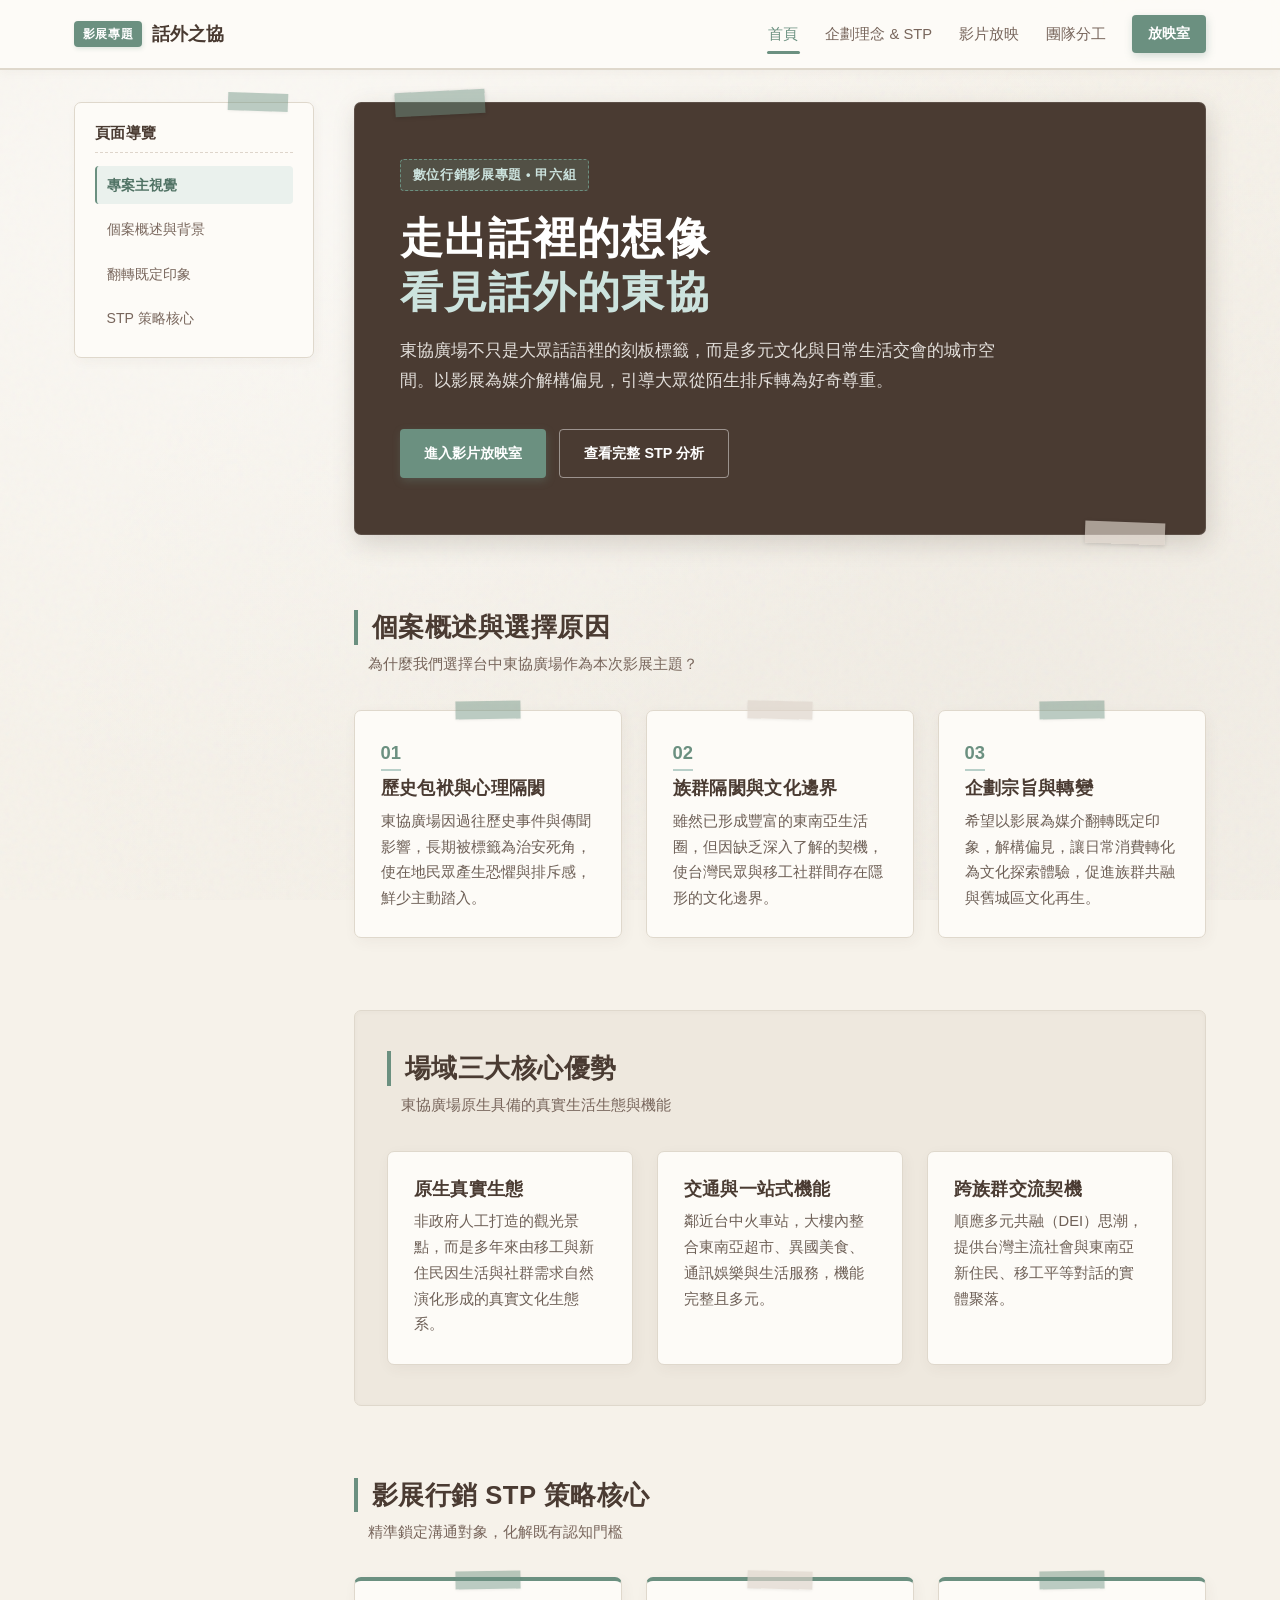
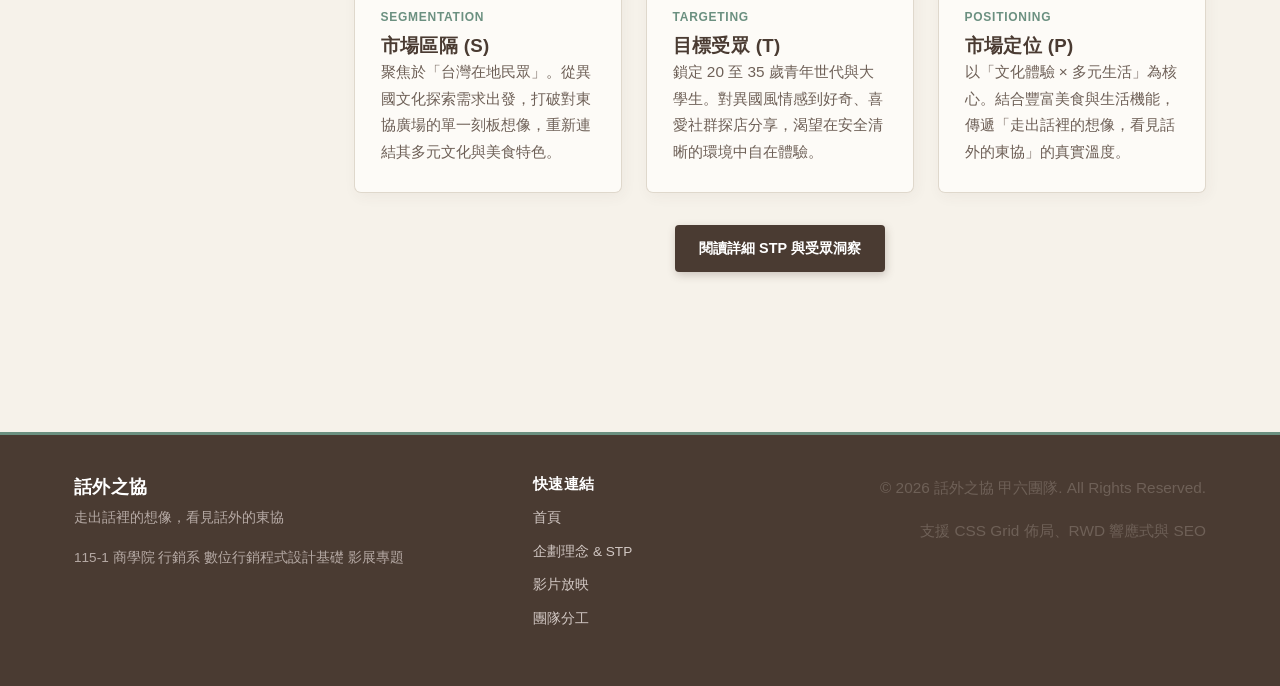
<file: asean-square-film/index.html>
<!DOCTYPE html>
<html lang="zh-TW">
<head>
    <meta charset="UTF-8">
    <meta name="viewport" content="width=device-width, initial-scale=1.0">
    <title>話外之協 | 影展專題官方網站</title>
    <meta name="description" content="影展專題《話外之協》官方網站。走出話裡的想像，看見話外的東協。打破大眾對台中東協廣場的刻板印象。">
    <meta name="keywords" content="話外之協, 東協廣場, 第一廣場, 影展專題, 數位行銷, 刻板印象, 文化共融, STP分析">
    <meta name="author" content="行銷二甲 甲六團隊">
    <link rel="stylesheet" href="css/style.css">
    <link rel="stylesheet" href="css/grid.css">
    <link rel="stylesheet" href="css/components.css">
</head>
<body>

    <!-- 頂端導覽列 -->
    <header class="navbar-wrapper">
        <nav class="navbar container">
            <a href="index.html" class="logo">
                <span class="logo-badge">影展專題</span>
                <span class="logo-text">話外之協</span>
            </a>
            <button class="nav-toggle" id="navToggle" aria-label="切換選單">
                <span></span>
                <span></span>
                <span></span>
            </button>
            <ul class="nav-menu" id="navMenu">
                <li><a href="index.html" class="nav-link active">首頁</a></li>
                <li><a href="about.html" class="nav-link">企劃理念 & STP</a></li>
                <li><a href="gallery.html" class="nav-link">影片放映</a></li>
                <li><a href="team.html" class="nav-link">團隊分工</a></li>
                <li><a href="gallery.html" class="btn btn-primary nav-btn">放映室</a></li>
            </ul>
        </nav>
    </header>

    <!-- 主版面架構 (側邊欄 + 內容區) -->
    <div class="container main-layout">
        
        <!-- 側邊欄 (純章節索引) -->
        <aside class="sidebar">
            <div class="sidebar-card">
                <h3 class="sidebar-title">頁面導覽</h3>
                <ul class="sidebar-nav">
                    <li><a href="#hero" class="active">專案主視覺</a></li>
                    <li><a href="#concept">個案概述與背景</a></li>
                    <li><a href="#highlights">翻轉既定印象</a></li>
                    <li><a href="#quick-stp">STP 策略核心</a></li>
                </ul>
            </div>
        </aside>

        <!-- 主要內容區 -->
        <main class="content-area">
            
            <!-- Hero 主視覺 (拼貼手作海報風) -->
            <section id="hero" class="hero-section">
                <span class="hero-tag">數位行銷影展專題 • 甲六組</span>
                <h1 class="hero-title">走出話裡的想像<br><span>看見話外的東協</span></h1>
                <p class="hero-subtitle">
                    東協廣場不只是大眾話語裡的刻板標籤，而是多元文化與日常生活交會的城市空間。以影展為媒介解構偏見，引導大眾從陌生排斥轉為好奇尊重。
                </p>
                <div class="hero-actions">
                    <a href="gallery.html" class="btn btn-primary">進入影片放映室</a>
                    <a href="about.html" class="btn btn-secondary">查看完整 STP 分析</a>
                </div>
            </section>

            <!-- 個案概述與背景 -->
            <section id="concept" class="section">
                <div class="section-header">
                    <h2>個案概述與選擇原因</h2>
                    <p>為什麼我們選擇台中東協廣場作為本次影展主題？</p>
                </div>

                <div class="grid-3">
                    <div class="card card-tape">
                        <div class="card-num">01</div>
                        <h3>歷史包袱與心理隔閡</h3>
                        <p>東協廣場因過往歷史事件與傳聞影響，長期被標籤為治安死角，使在地民眾產生恐懼與排斥感，鮮少主動踏入。</p>
                    </div>
                    <div class="card card-tape">
                        <div class="card-num">02</div>
                        <h3>族群隔閡與文化邊界</h3>
                        <p>雖然已形成豐富的東南亞生活圈，但因缺乏深入了解的契機，使台灣民眾與移工社群間存在隱形的文化邊界。</p>
                    </div>
                    <div class="card card-tape">
                        <div class="card-num">03</div>
                        <h3>企劃宗旨與轉變</h3>
                        <p>希望以影展為媒介翻轉既定印象，解構偏見，讓日常消費轉化為文化探索體驗，促進族群共融與舊城區文化再生。</p>
                    </div>
                </div>
            </section>

            <!-- 核心翻轉觀點 -->
            <section id="highlights" class="section bg-subtle">
                <div class="section-header">
                    <h2>場域三大核心優勢</h2>
                    <p>東協廣場原生具備的真實生活生態與機能</p>
                </div>

                <div class="grid-3">
                    <div class="card">
                        <h3>原生真實生態</h3>
                        <p>非政府人工打造的觀光景點，而是多年來由移工與新住民因生活與社群需求自然演化形成的真實文化生態系。</p>
                    </div>
                    <div class="card">
                        <h3>交通與一站式機能</h3>
                        <p>鄰近台中火車站，大樓內整合東南亞超市、異國美食、通訊娛樂與生活服務，機能完整且多元。</p>
                    </div>
                    <div class="card">
                        <h3>跨族群交流契機</h3>
                        <p>順應多元共融（DEI）思潮，提供台灣主流社會與東南亞新住民、移工平等對話的實體聚落。</p>
                    </div>
                </div>
            </section>

            <!-- STP 策略核心摘要 -->
            <section id="quick-stp" class="section">
                <div class="section-header">
                    <h2>影展行銷 STP 策略核心</h2>
                    <p>精準鎖定溝通對象，化解既有認知門檻</p>
                </div>

                <div class="grid-3">
                    <div class="stp-box card-tape">
                        <div class="stp-label">SEGMENTATION</div>
                        <h3>市場區隔 (S)</h3>
                        <p>聚焦於「台灣在地民眾」。從異國文化探索需求出發，打破對東協廣場的單一刻板想像，重新連結其多元文化與美食特色。</p>
                    </div>
                    <div class="stp-box card-tape">
                        <div class="stp-label">TARGETING</div>
                        <h3>目標受眾 (T)</h3>
                        <p>鎖定 20 至 35 歲青年世代與大學生。對異國風情感到好奇、喜愛社群探店分享，渴望在安全清晰的環境中自在體驗。</p>
                    </div>
                    <div class="stp-box card-tape">
                        <div class="stp-label">POSITIONING</div>
                        <h3>市場定位 (P)</h3>
                        <p>以「文化體驗 × 多元生活」為核心。結合豐富美食與生活機能，傳遞「走出話裡的想像，看見話外的東協」的真實溫度。</p>
                    </div>
                </div>

                <div style="text-align: center; margin-top: 2rem;">
                    <a href="about.html" class="btn btn-coffee">閱讀詳細 STP 與受眾洞察</a>
                </div>
            </section>

        </main>
    </div>

    <!-- 頁尾 -->
    <footer class="footer">
        <div class="container footer-content">
            <div class="footer-brand">
                <h3>話外之協</h3>
                <p>走出話裡的想像，看見話外的東協</p>
                <p>115-1 商學院 行銷系 數位行銷程式設計基礎 影展專題</p>
            </div>
            <div class="footer-links">
                <h4>快速連結</h4>
                <ul>
                    <li><a href="index.html">首頁</a></li>
                    <li><a href="about.html">企劃理念 & STP</a></li>
                    <li><a href="gallery.html">影片放映</a></li>
                    <li><a href="team.html">團隊分工</a></li>
                </ul>
            </div>
            <div class="footer-copy">
                <p>© 2026 話外之協 甲六團隊. All Rights Reserved.</p>
                <p>支援 CSS Grid 佈局、RWD 響應式與 SEO</p>
            </div>
        </div>
    </footer>

    <script>
        const navToggle = document.getElementById('navToggle');
        const navMenu = document.getElementById('navMenu');
        navToggle.addEventListener('click', () => {
            navMenu.classList.toggle('active');
        });
    </script>
</body>
</html>
</file>
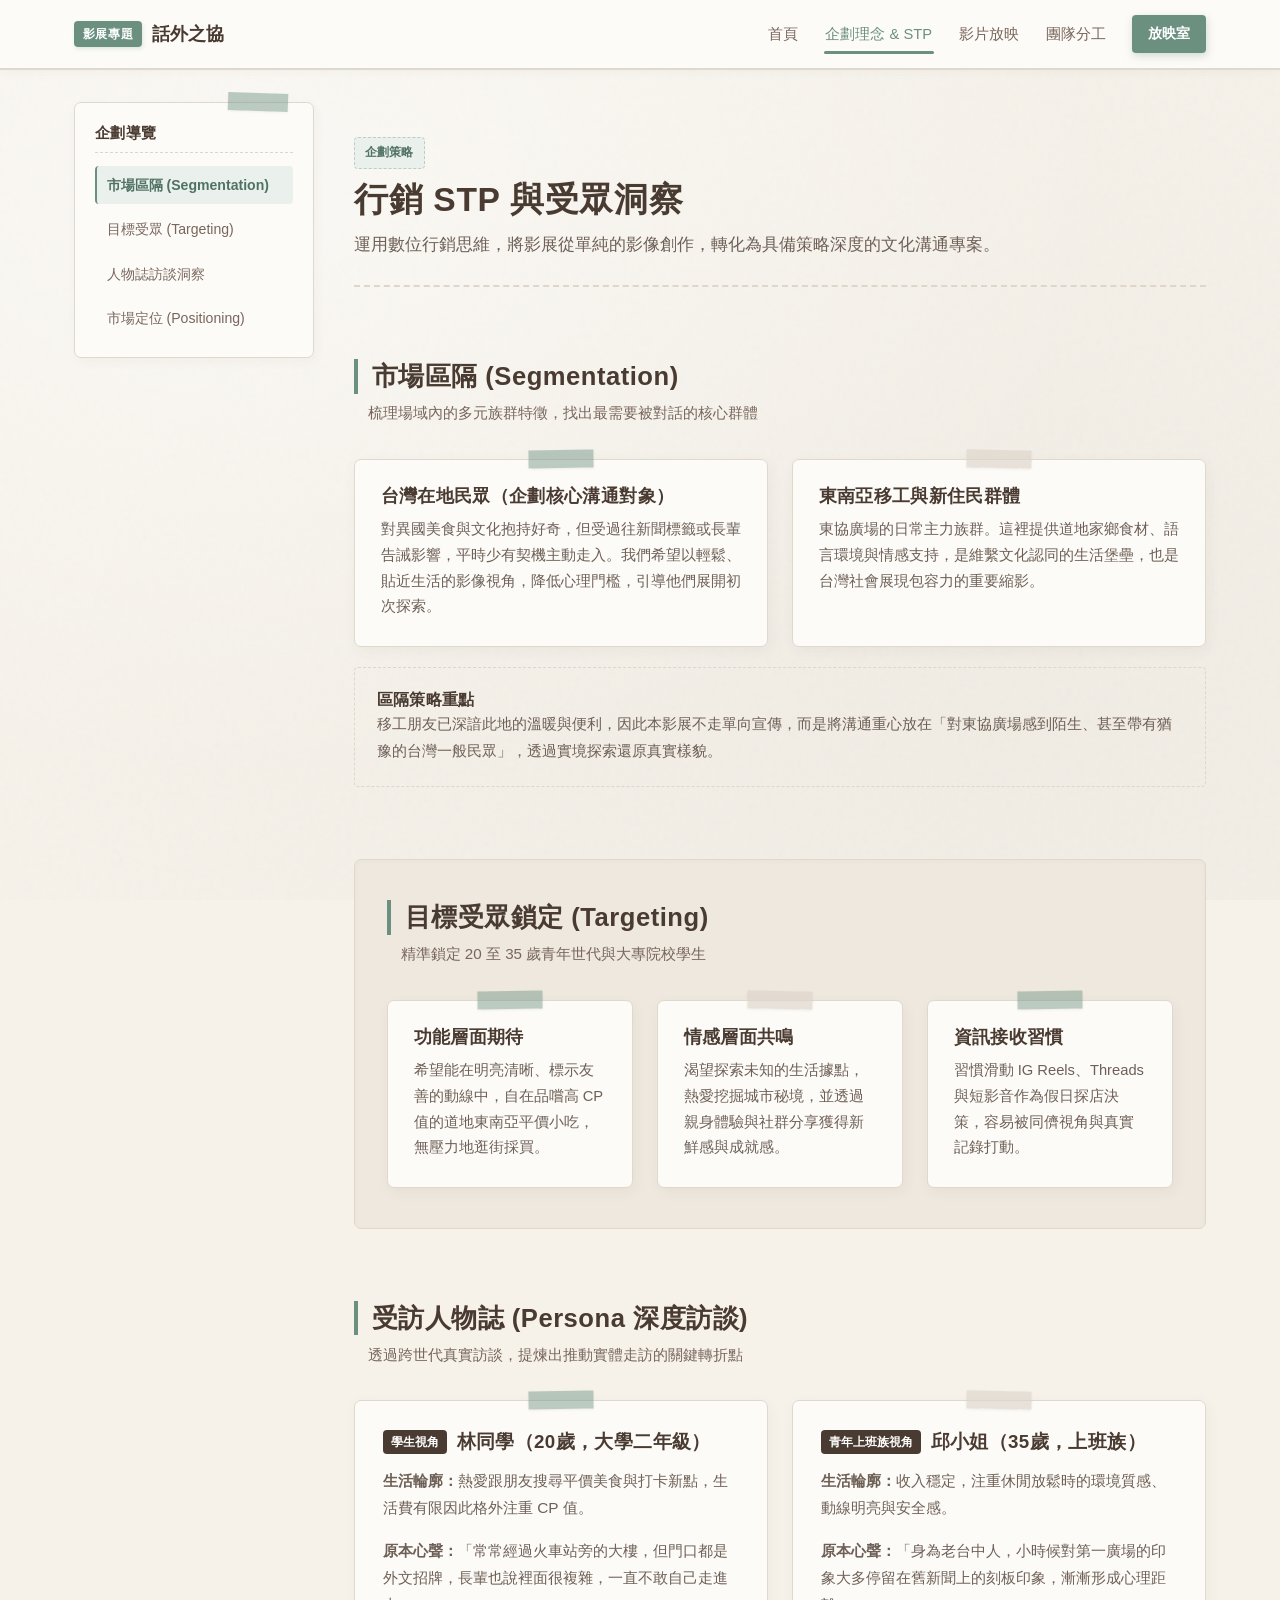
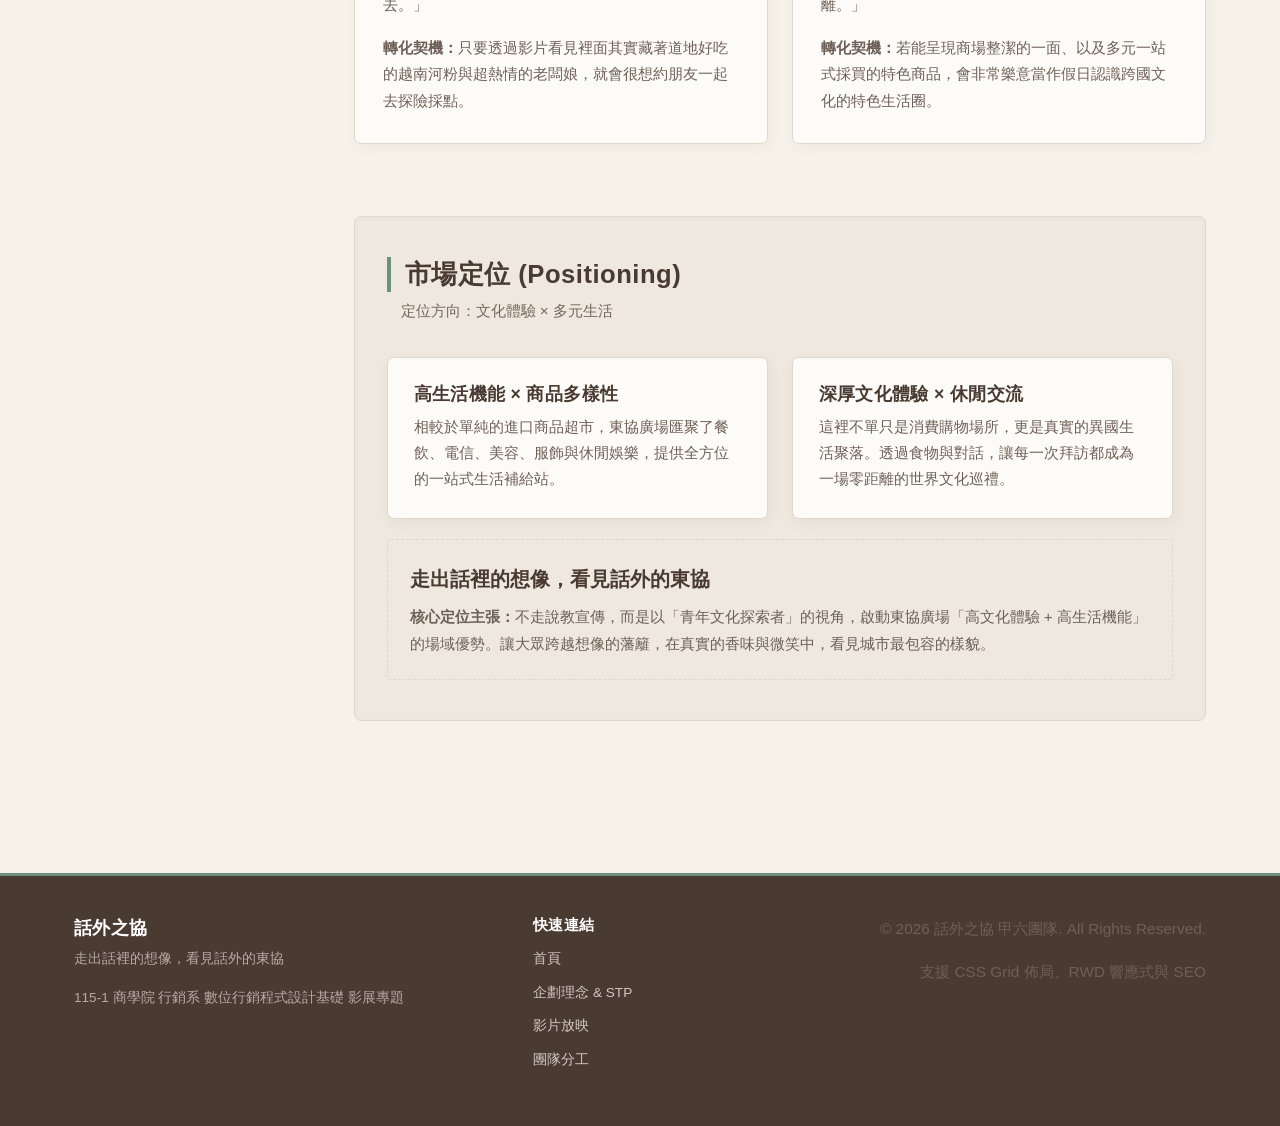
<file: asean-square-film/about.html>
<!DOCTYPE html>
<html lang="zh-TW">
<head>
    <meta charset="UTF-8">
    <meta name="viewport" content="width=device-width, initial-scale=1.0">
    <title>企劃理念 & STP 分析 | 話外之協</title>
    <meta name="description" content="《話外之協》影展企劃策略：市場區隔、目標受眾與定位分析。">
    <meta name="keywords" content="話外之協, STP分析, 市場區隔, 目標受眾, 市場定位, 東協廣場, 影展企劃">
    <link rel="stylesheet" href="css/style.css">
    <link rel="stylesheet" href="css/grid.css">
    <link rel="stylesheet" href="css/components.css">
</head>
<body>

    <!-- 頂端導覽列 -->
    <header class="navbar-wrapper">
        <nav class="navbar container">
            <a href="index.html" class="logo">
                <span class="logo-badge">影展專題</span>
                <span class="logo-text">話外之協</span>
            </a>
            <button class="nav-toggle" id="navToggle" aria-label="切換選單">
                <span></span>
                <span></span>
                <span></span>
            </button>
            <ul class="nav-menu" id="navMenu">
                <li><a href="index.html" class="nav-link">首頁</a></li>
                <li><a href="about.html" class="nav-link active">企劃理念 & STP</a></li>
                <li><a href="gallery.html" class="nav-link">影片放映</a></li>
                <li><a href="team.html" class="nav-link">團隊分工</a></li>
                <li><a href="gallery.html" class="btn btn-primary nav-btn">放映室</a></li>
            </ul>
        </nav>
    </header>

    <!-- 主版面架構 -->
    <div class="container main-layout">
        
        <!-- 側邊欄 (純章節導覽) -->
        <aside class="sidebar">
            <div class="sidebar-card">
                <h3 class="sidebar-title">企劃導覽</h3>
                <ul class="sidebar-nav">
                    <li><a href="#segmentation" class="active">市場區隔 (Segmentation)</a></li>
                    <li><a href="#targeting">目標受眾 (Targeting)</a></li>
                    <li><a href="#persona">人物誌訪談洞察</a></li>
                    <li><a href="#positioning">市場定位 (Positioning)</a></li>
                </ul>
            </div>
        </aside>

        <!-- 主要內容區 -->
        <main class="content-area">
            
            <section class="page-title-section">
                <span class="badge">企劃策略</span>
                <h1>行銷 STP 與受眾洞察</h1>
                <p class="lead">運用數位行銷思維，將影展從單純的影像創作，轉化為具備策略深度的文化溝通專案。</p>
            </section>

            <!-- 市場區隔 -->
            <section id="segmentation" class="section">
                <div class="section-header">
                    <h2>市場區隔 (Segmentation)</h2>
                    <p>梳理場域內的多元族群特徵，找出最需要被對話的核心群體</p>
                </div>

                <div class="grid-2">
                    <div class="card card-tape">
                        <h3>台灣在地民眾（企劃核心溝通對象）</h3>
                        <p>對異國美食與文化抱持好奇，但受過往新聞標籤或長輩告誡影響，平時少有契機主動走入。我們希望以輕鬆、貼近生活的影像視角，降低心理門檻，引導他們展開初次探索。</p>
                    </div>

                    <div class="card card-tape">
                        <h3>東南亞移工與新住民群體</h3>
                        <p>東協廣場的日常主力族群。這裡提供道地家鄉食材、語言環境與情感支持，是維繫文化認同的生活堡壘，也是台灣社會展現包容力的重要縮影。</p>
                    </div>
                </div>

                <div class="target-profile">
                    <h4>區隔策略重點</h4>
                    <p>移工朋友已深諳此地的溫暖與便利，因此本影展不走單向宣傳，而是將溝通重心放在「對東協廣場感到陌生、甚至帶有猶豫的台灣一般民眾」，透過實境探索還原真實樣貌。</p>
                </div>
            </section>

            <!-- 目標客群分析 -->
            <section id="targeting" class="section bg-subtle">
                <div class="section-header">
                    <h2>目標受眾鎖定 (Targeting)</h2>
                    <p>精準鎖定 20 至 35 歲青年世代與大專院校學生</p>
                </div>

                <div class="grid-3">
                    <div class="card card-tape">
                        <h3>功能層面期待</h3>
                        <p>希望能在明亮清晰、標示友善的動線中，自在品嚐高 CP 值的道地東南亞平價小吃，無壓力地逛街採買。</p>
                    </div>
                    <div class="card card-tape">
                        <h3>情感層面共鳴</h3>
                        <p>渴望探索未知的生活據點，熱愛挖掘城市秘境，並透過親身體驗與社群分享獲得新鮮感與成就感。</p>
                    </div>
                    <div class="card card-tape">
                        <h3>資訊接收習慣</h3>
                        <p>習慣滑動 IG Reels、Threads 與短影音作為假日探店決策，容易被同儕視角與真實記錄打動。</p>
                    </div>
                </div>
            </section>

            <!-- Persona 人物誌 -->
            <section id="persona" class="section">
                <div class="section-header">
                    <h2>受訪人物誌 (Persona 深度訪談)</h2>
                    <p>透過跨世代真實訪談，提煉出推動實體走訪的關鍵轉折點</p>
                </div>

                <div class="grid-2">
                    <div class="stp-card-expanded card-tape">
                        <div class="stp-header">
                            <span class="stp-tag">學生視角</span>
                            <h3>林同學（20歲，大學二年級）</h3>
                        </div>
                        <p><strong>生活輪廓：</strong>熱愛跟朋友搜尋平價美食與打卡新點，生活費有限因此格外注重 CP 值。</p>
                        <p><strong>原本心聲：</strong>「常常經過火車站旁的大樓，但門口都是外文招牌，長輩也說裡面很複雜，一直不敢自己走進去。」</p>
                        <p><strong>轉化契機：</strong>只要透過影片看見裡面其實藏著道地好吃的越南河粉與超熱情的老闆娘，就會很想約朋友一起去探險採點。</p>
                    </div>

                    <div class="stp-card-expanded card-tape">
                        <div class="stp-header">
                            <span class="stp-tag">青年上班族視角</span>
                            <h3>邱小姐（35歲，上班族）</h3>
                        </div>
                        <p><strong>生活輪廓：</strong>收入穩定，注重休閒放鬆時的環境質感、動線明亮與安全感。</p>
                        <p><strong>原本心聲：</strong>「身為老台中人，小時候對第一廣場的印象大多停留在舊新聞上的刻板印象，漸漸形成心理距離。」</p>
                        <p><strong>轉化契機：</strong>若能呈現商場整潔的一面、以及多元一站式採買的特色商品，會非常樂意當作假日認識跨國文化的特色生活圈。</p>
                    </div>
                </div>
            </section>

            <!-- 市場定位 -->
            <section id="positioning" class="section bg-subtle">
                <div class="section-header">
                    <h2>市場定位 (Positioning)</h2>
                    <p>定位方向：文化體驗 × 多元生活</p>
                </div>

                <div class="grid-2">
                    <div class="card">
                        <h3>高生活機能 × 商品多樣性</h3>
                        <p>相較於單純的進口商品超市，東協廣場匯聚了餐飲、電信、美容、服飾與休閒娛樂，提供全方位的一站式生活補給站。</p>
                    </div>

                    <div class="card">
                        <h3>深厚文化體驗 × 休閒交流</h3>
                        <p>這裡不單只是消費購物場所，更是真實的異國生活聚落。透過食物與對話，讓每一次拜訪都成為一場零距離的世界文化巡禮。</p>
                    </div>
                </div>

                <div class="position-box">
                    <div class="position-slogan">走出話裡的想像，看見話外的東協</div>
                    <p><strong>核心定位主張：</strong>不走說教宣傳，而是以「青年文化探索者」的視角，啟動東協廣場「高文化體驗 + 高生活機能」的場域優勢。讓大眾跨越想像的藩籬，在真實的香味與微笑中，看見城市最包容的樣貌。</p>
                </div>
            </section>

        </main>
    </div>

    <!-- 頁尾 -->
    <footer class="footer">
        <div class="container footer-content">
            <div class="footer-brand">
                <h3>話外之協</h3>
                <p>走出話裡的想像，看見話外的東協</p>
                <p>115-1 商學院 行銷系 數位行銷程式設計基礎 影展專題</p>
            </div>
            <div class="footer-links">
                <h4>快速連結</h4>
                <ul>
                    <li><a href="index.html">首頁</a></li>
                    <li><a href="about.html">企劃理念 & STP</a></li>
                    <li><a href="gallery.html">影片放映</a></li>
                    <li><a href="team.html">團隊分工</a></li>
                </ul>
            </div>
            <div class="footer-copy">
                <p>© 2026 話外之協 甲六團隊. All Rights Reserved.</p>
                <p>支援 CSS Grid 佈局、RWD 響應式與 SEO</p>
            </div>
        </div>
    </footer>

    <script>
        const navToggle = document.getElementById('navToggle');
        const navMenu = document.getElementById('navMenu');
        navToggle.addEventListener('click', () => {
            navMenu.classList.toggle('active');
        });
    </script>
</body>
</html>
</file>
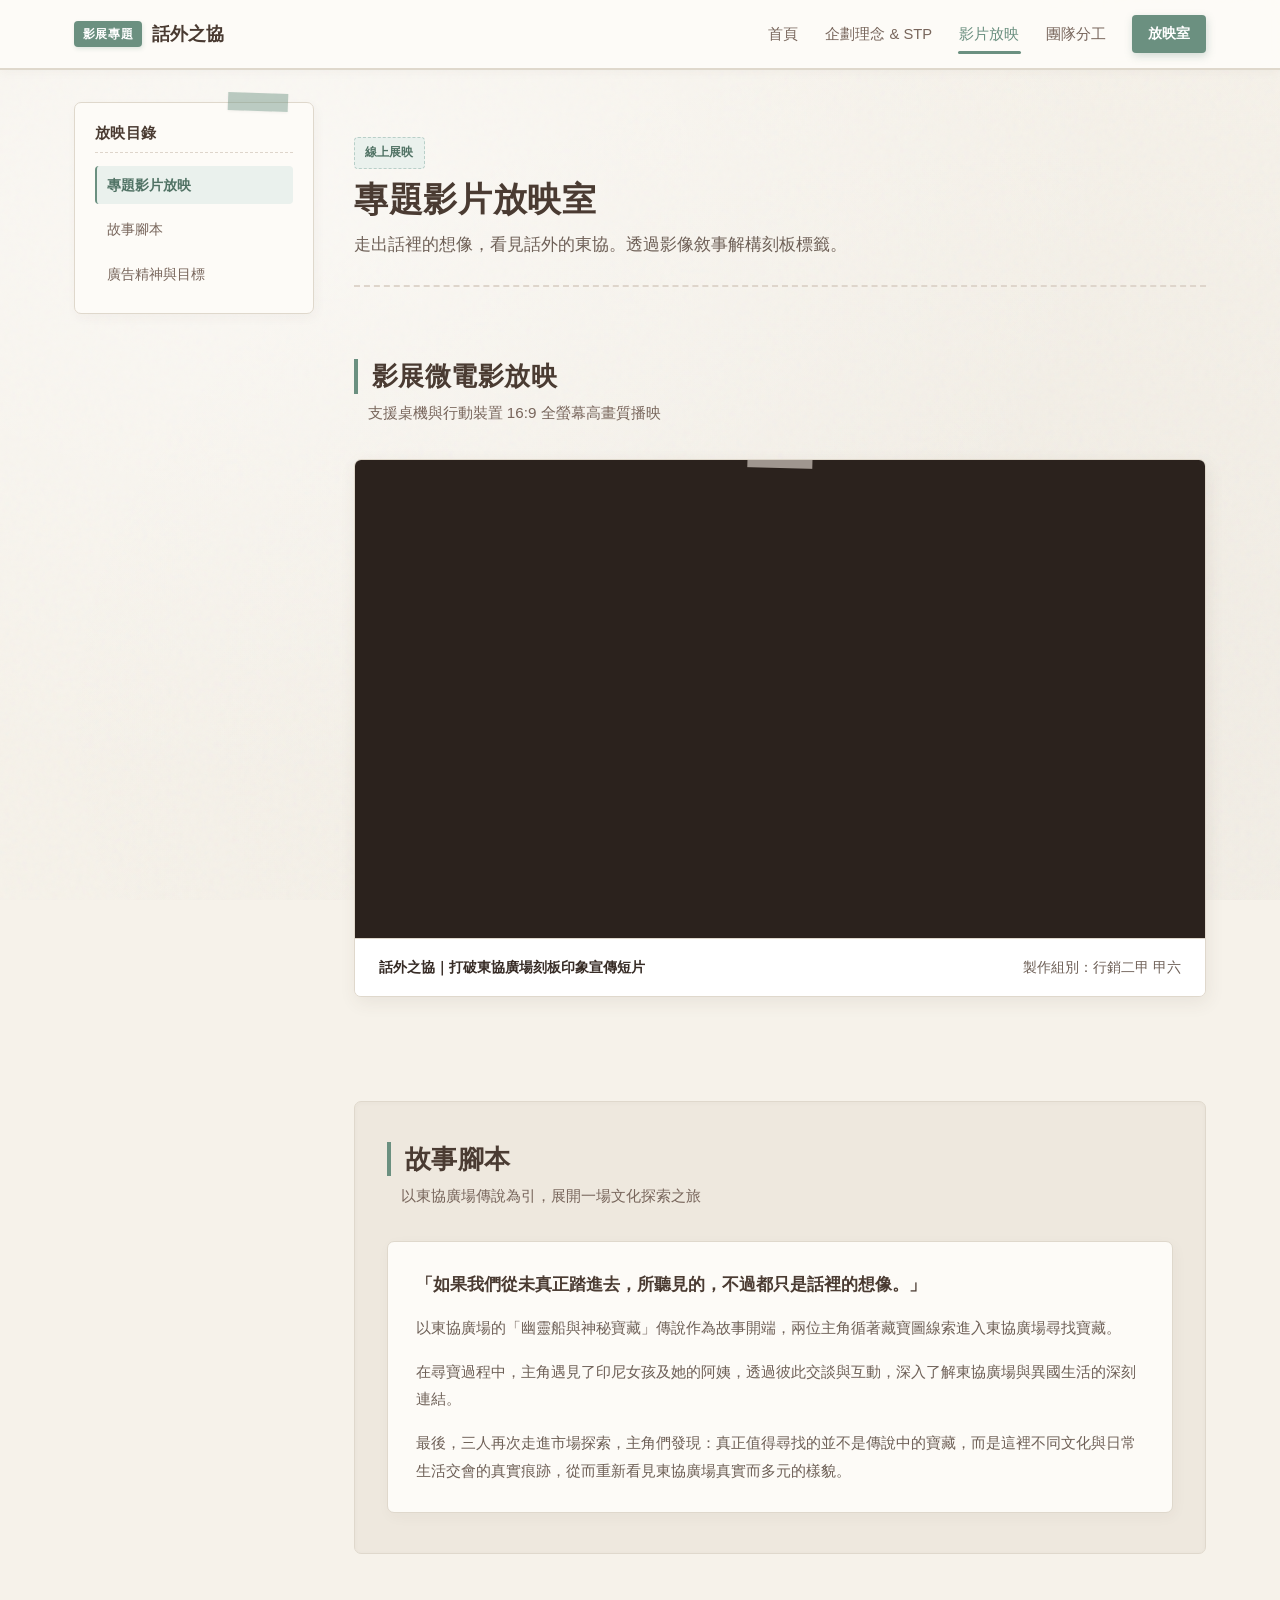
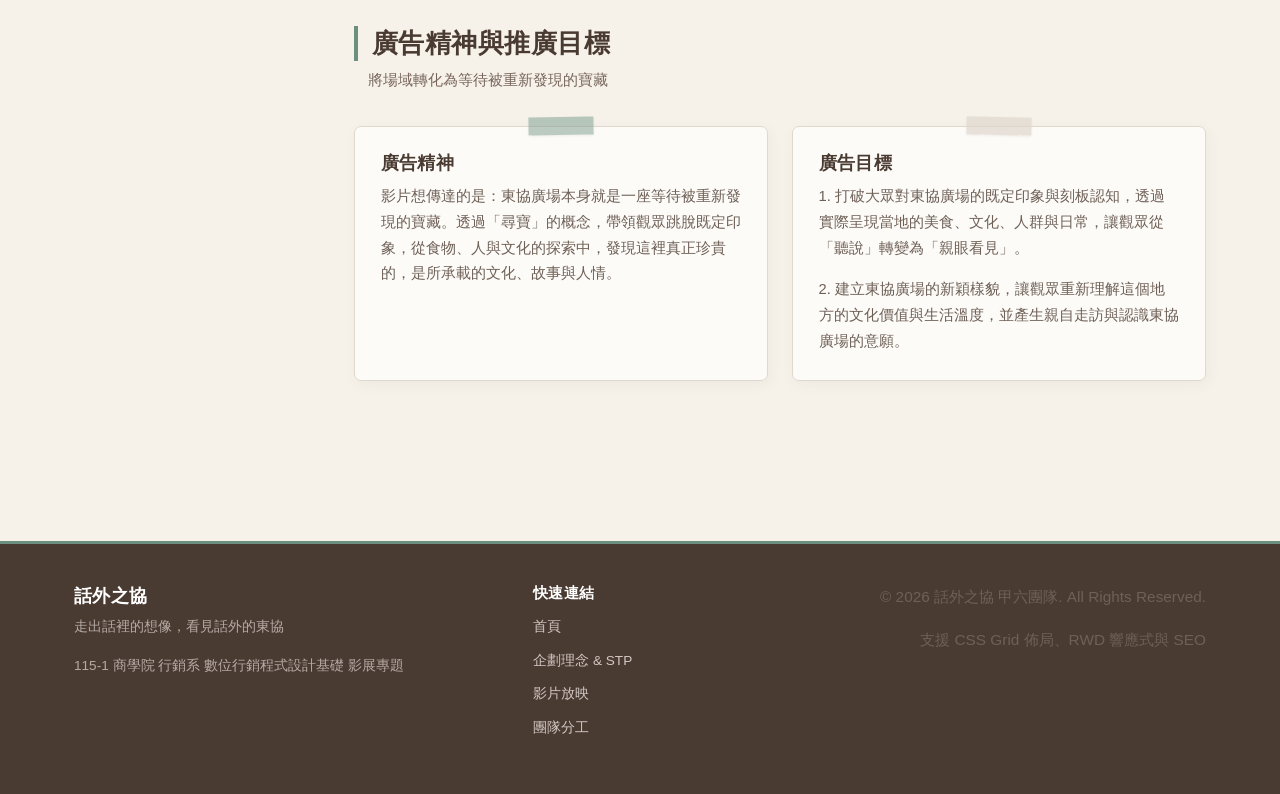
<file: asean-square-film/gallery.html>
<!DOCTYPE html>
<html lang="zh-TW">
<head>
    <meta charset="UTF-8">
    <meta name="viewport" content="width=device-width, initial-scale=1.0">
    <title>影片放映室 | 話外之協</title>
    <meta name="description" content="影展專題《話外之協》專題微電影線上放映室與故事大綱。">
    <meta name="keywords" content="話外之協, 影片放映, 影展專題, 故事腳本, 東協廣場">
    <link rel="stylesheet" href="css/style.css">
    <link rel="stylesheet" href="css/grid.css">
    <link rel="stylesheet" href="css/components.css">
</head>
<body>

    <!-- 頂端導覽列 -->
    <header class="navbar-wrapper">
        <nav class="navbar container">
            <a href="index.html" class="logo">
                <span class="logo-badge">影展專題</span>
                <span class="logo-text">話外之協</span>
            </a>
            <button class="nav-toggle" id="navToggle" aria-label="切換選單">
                <span></span>
                <span></span>
                <span></span>
            </button>
            <ul class="nav-menu" id="navMenu">
                <li><a href="index.html" class="nav-link">首頁</a></li>
                <li><a href="about.html" class="nav-link">企劃理念 & STP</a></li>
                <li><a href="gallery.html" class="nav-link active">影片放映</a></li>
                <li><a href="team.html" class="nav-link">團隊分工</a></li>
                <li><a href="gallery.html" class="btn btn-primary nav-btn">放映室</a></li>
            </ul>
        </nav>
    </header>

    <!-- 主版面架構 -->
    <div class="container main-layout">
        
        <!-- 側邊欄 (純章節導覽) -->
        <aside class="sidebar">
            <div class="sidebar-card">
                <h3 class="sidebar-title">放映目錄</h3>
                <ul class="sidebar-nav">
                    <li><a href="#video-player" class="active">專題影片放映</a></li>
                    <li><a href="#script">故事腳本</a></li>
                    <li><a href="#spirit">廣告精神與目標</a></li>
                </ul>
            </div>
        </aside>

        <!-- 主要內容區 -->
        <main class="content-area">
            
            <section class="page-title-section">
                <span class="badge">線上展映</span>
                <h1>專題影片放映室</h1>
                <p class="lead">走出話裡的想像，看見話外的東協。透過影像敘事解構刻板標籤。</p>
            </section>

            <!-- 專用影片播放區 (已嵌入 YouTube 正式影片) -->
            <section id="video-player" class="section">
                <div class="section-header">
                    <h2>影展微電影放映</h2>
                    <p>支援桌機與行動裝置 16:9 全螢幕高畫質播映</p>
                </div>

                <div class="video-card card-tape">
                    <div class="video-responsive-wrapper" id="videoBox">
                        <!-- 正式嵌入 YouTube 影片 -->
                        <iframe 
                            src="https://www.youtube.com/embed/mYIyYKoyNw0" 
                            title="話外之協｜打破東協廣場刻板印象專題短片" 
                            frameborder="0" 
                            allow="accelerometer; autoplay; clipboard-write; encrypted-media; gyroscope; picture-in-picture; web-share" 
                            referrerpolicy="strict-origin-when-cross-origin"
                            allowfullscreen>
                        </iframe>
                    </div>
                    <div class="video-meta-bar">
                        <div>
                            <strong>話外之協｜打破東協廣場刻板印象宣傳短片</strong>
                        </div>
                        <div style="color: var(--text-muted);">
                            製作組別：行銷二甲 甲六
                        </div>
                    </div>
                </div>
            </section>

            <!-- 故事腳本 (依據企劃書 p14) -->
            <section id="script" class="section bg-subtle">
                <div class="section-header">
                    <h2>故事腳本</h2>
                    <p>以東協廣場傳說為引，展開一場文化探索之旅</p>
                </div>

                <div class="synopsis-box">
                    <p class="synopsis-lead">
                        「如果我們從未真正踏進去，所聽見的，不過都只是話裡的想像。」
                    </p>
                    <p>
                        以東協廣場的「幽靈船與神秘寶藏」傳說作為故事開端，兩位主角循著藏寶圖線索進入東協廣場尋找寶藏。
                    </p>
                    <p>
                        在尋寶過程中，主角遇見了印尼女孩及她的阿姨，透過彼此交談與互動，深入了解東協廣場與異國生活的深刻連結。
                    </p>
                    <p>
                        最後，三人再次走進市場探索，主角們發現：真正值得尋找的並不是傳說中的寶藏，而是這裡不同文化與日常生活交會的真實痕跡，從而重新看見東協廣場真實而多元的樣貌。
                    </p>
                </div>
            </section>

            <!-- 廣告精神與目標 (依據企劃書 p14) -->
            <section id="spirit" class="section">
                <div class="section-header">
                    <h2>廣告精神與推廣目標</h2>
                    <p>將場域轉化為等待被重新發現的寶藏</p>
                </div>

                <div class="grid-2">
                    <div class="card card-tape">
                        <h3>廣告精神</h3>
                        <p>影片想傳達的是：東協廣場本身就是一座等待被重新發現的寶藏。透過「尋寶」的概念，帶領觀眾跳脫既定印象，從食物、人與文化的探索中，發現這裡真正珍貴的，是所承載的文化、故事與人情。</p>
                    </div>

                    <div class="card card-tape">
                        <h3>廣告目標</h3>
                        <p>1. 打破大眾對東協廣場的既定印象與刻板認知，透過實際呈現當地的美食、文化、人群與日常，讓觀眾從「聽說」轉變為「親眼看見」。</p>
                        <p>2. 建立東協廣場的新穎樣貌，讓觀眾重新理解這個地方的文化價值與生活溫度，並產生親自走訪與認識東協廣場的意願。</p>
                    </div>
                </div>
            </section>

        </main>
    </div>

    <!-- 頁尾 -->
    <footer class="footer">
        <div class="container footer-content">
            <div class="footer-brand">
                <h3>話外之協</h3>
                <p>走出話裡的想像，看見話外的東協</p>
                <p>115-1 商學院 行銷系 數位行銷程式設計基礎 影展專題</p>
            </div>
            <div class="footer-links">
                <h4>快速連結</h4>
                <ul>
                    <li><a href="index.html">首頁</a></li>
                    <li><a href="about.html">企劃理念 & STP</a></li>
                    <li><a href="gallery.html">影片放映</a></li>
                    <li><a href="team.html">團隊分工</a></li>
                </ul>
            </div>
            <div class="footer-copy">
                <p>© 2026 話外之協 甲六團隊. All Rights Reserved.</p>
                <p>支援 CSS Grid 佈局、RWD 響應式與 SEO</p>
            </div>
        </div>
    </footer>

    <script>
        const navToggle = document.getElementById('navToggle');
        const navMenu = document.getElementById('navMenu');
        navToggle.addEventListener('click', () => {
            navMenu.classList.toggle('active');
        });
    </script>
</body>
</html>
</file>
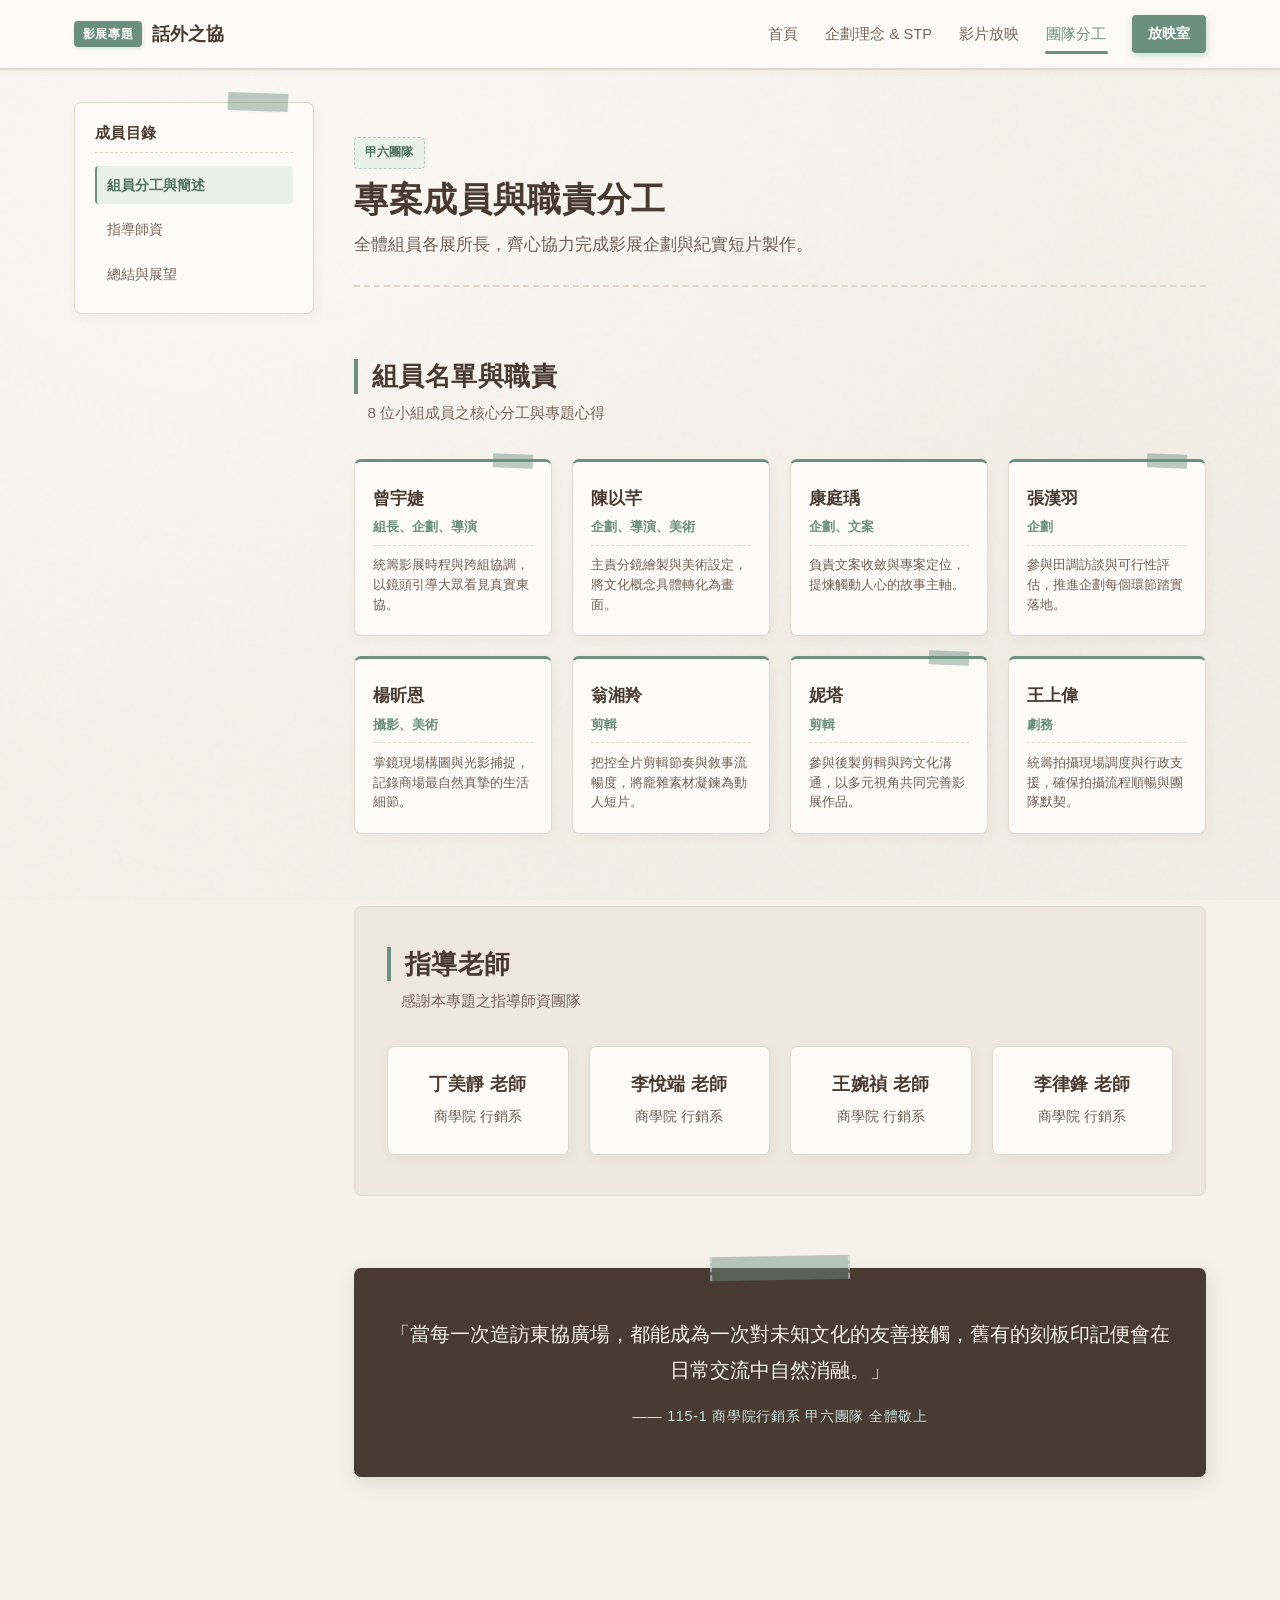
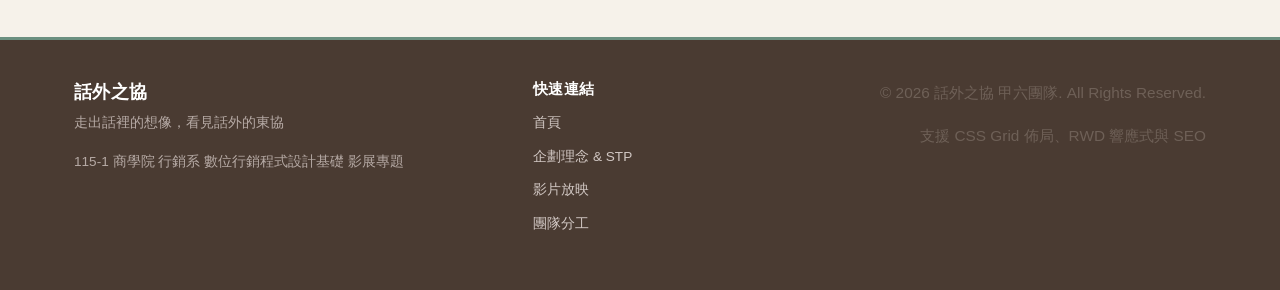
<file: asean-square-film/team.html>
<!DOCTYPE html>
<html lang="zh-TW">
<head>
    <meta charset="UTF-8">
    <meta name="viewport" content="width=device-width, initial-scale=1.0">
    <title>團隊分工與成員心得 | 話外之協</title>
    <meta name="description" content="影展專題《話外之協》甲六小組成員職責分工與專案心得紀錄。">
    <meta name="keywords" content="話外之協, 影展團隊, 甲六組, 行銷系, 組員心得, 團隊分工">
    <link rel="stylesheet" href="css/style.css">
    <link rel="stylesheet" href="css/grid.css">
    <link rel="stylesheet" href="css/components.css">
</head>
<body>

    <!-- 頂端導覽列 -->
    <header class="navbar-wrapper">
        <nav class="navbar container">
            <a href="index.html" class="logo">
                <span class="logo-badge">影展專題</span>
                <span class="logo-text">話外之協</span>
            </a>
            <button class="nav-toggle" id="navToggle" aria-label="切換選單">
                <span></span>
                <span></span>
                <span></span>
            </button>
            <ul class="nav-menu" id="navMenu">
                <li><a href="index.html" class="nav-link">首頁</a></li>
                <li><a href="about.html" class="nav-link">企劃理念 & STP</a></li>
                <li><a href="gallery.html" class="nav-link">影片放映</a></li>
                <li><a href="team.html" class="nav-link active">團隊分工</a></li>
                <li><a href="gallery.html" class="btn btn-primary nav-btn">放映室</a></li>
            </ul>
        </nav>
    </header>

    <!-- 主版面架構 -->
    <div class="container main-layout">
        
        <!-- 側邊欄 (純章節導覽) -->
        <aside class="sidebar">
            <div class="sidebar-card">
                <h3 class="sidebar-title">成員目錄</h3>
                <ul class="sidebar-nav">
                    <li><a href="#members" class="active">組員分工與簡述</a></li>
                    <li><a href="#teachers">指導師資</a></li>
                    <li><a href="#conclusion">總結與展望</a></li>
                </ul>
            </div>
        </aside>

        <!-- 主要內容區 -->
        <main class="content-area">
            
            <section class="page-title-section">
                <span class="badge">甲六團隊</span>
                <h1>專案成員與職責分工</h1>
                <p class="lead">全體組員各展所長，齊心協力完成影展企劃與紀實短片製作。</p>
            </section>

            <!-- 團隊成員 8 人 Grid (短版精簡) -->
            <section id="members" class="section">
                <div class="section-header">
                    <h2>組員名單與職責</h2>
                    <p>8 位小組成員之核心分工與專題心得</p>
                </div>

                <div class="team-grid-8">
                    <!-- 1. 曾宇婕 -->
                    <div class="team-member-card">
                        <div class="member-name">曾宇婕</div>
                        <div class="member-role">組長、企劃、導演</div>
                        <div class="member-note">
                            統籌影展時程與跨組協調，以鏡頭引導大眾看見真實東協。
                        </div>
                    </div>

                    <!-- 2. 陳以芊 -->
                    <div class="team-member-card">
                        <div class="member-name">陳以芊</div>
                        <div class="member-role">企劃、導演、美術</div>
                        <div class="member-note">
                            主責分鏡繪製與美術設定，將文化概念具體轉化為畫面。
                        </div>
                    </div>

                    <!-- 3. 康庭瑀 -->
                    <div class="team-member-card">
                        <div class="member-name">康庭瑀</div>
                        <div class="member-role">企劃、文案</div>
                        <div class="member-note">
                            負責文案收斂與專案定位，提煉觸動人心的故事主軸。
                        </div>
                    </div>

                    <!-- 4. 張漢羽 -->
                    <div class="team-member-card">
                        <div class="member-name">張漢羽</div>
                        <div class="member-role">企劃</div>
                        <div class="member-note">
                            參與田調訪談與可行性評估，推進企劃每個環節踏實落地。
                        </div>
                    </div>

                    <!-- 5. 楊昕恩 -->
                    <div class="team-member-card">
                        <div class="member-name">楊昕恩</div>
                        <div class="member-role">攝影、美術</div>
                        <div class="member-note">
                            掌鏡現場構圖與光影捕捉，記錄商場最自然真摯的生活細節。
                        </div>
                    </div>

                    <!-- 6. 翁湘羚 -->
                    <div class="team-member-card">
                        <div class="member-name">翁湘羚</div>
                        <div class="member-role">剪輯</div>
                        <div class="member-note">
                            把控全片剪輯節奏與敘事流暢度，將龐雜素材凝鍊為動人短片。
                        </div>
                    </div>

                    <!-- 7. 妮塔 -->
                    <div class="team-member-card">
                        <div class="member-name">妮塔</div>
                        <div class="member-role">剪輯</div>
                        <div class="member-note">
                            參與後製剪輯與跨文化溝通，以多元視角共同完善影展作品。
                        </div>
                    </div>

                    <!-- 8. 王上偉 -->
                    <div class="team-member-card">
                        <div class="member-name">王上偉</div>
                        <div class="member-role">劇務</div>
                        <div class="member-note">
                            統籌拍攝現場調度與行政支援，確保拍攝流程順暢與團隊默契。
                        </div>
                    </div>
                </div>
            </section>

            <!-- 指導師資 -->
            <section id="teachers" class="section bg-subtle">
                <div class="section-header">
                    <h2>指導老師</h2>
                    <p>感謝本專題之指導師資團隊</p>
                </div>

                <div class="grid-4">
                    <div class="card" style="text-align: center;">
                        <h3>丁美靜 老師</h3>
                        <p style="margin: 0; font-size: 0.85rem;">商學院 行銷系</p>
                    </div>
                    <div class="card" style="text-align: center;">
                        <h3>李悅端 老師</h3>
                        <p style="margin: 0; font-size: 0.85rem;">商學院 行銷系</p>
                    </div>
                    <div class="card" style="text-align: center;">
                        <h3>王婉禎 老師</h3>
                        <p style="margin: 0; font-size: 0.85rem;">商學院 行銷系</p>
                    </div>
                    <div class="card" style="text-align: center;">
                        <h3>李律鋒 老師</h3>
                        <p style="margin: 0; font-size: 0.85rem;">商學院 行銷系</p>
                    </div>
                </div>
            </section>

            <!-- 總結 -->
            <section id="conclusion" class="section">
                <div class="quote-banner">
                    <p class="quote-text">
                        「當每一次造訪東協廣場，都能成為一次對未知文化的友善接觸，舊有的刻板印記便會在日常交流中自然消融。」
                    </p>
                    <p class="quote-author">—— 115-1 商學院行銷系 甲六團隊 全體敬上</p>
                </div>
            </section>

        </main>
    </div>

    <!-- 頁尾 -->
    <footer class="footer">
        <div class="container footer-content">
            <div class="footer-brand">
                <h3>話外之協</h3>
                <p>走出話裡的想像，看見話外的東協</p>
                <p>115-1 商學院 行銷系 數位行銷程式設計基礎 影展專題</p>
            </div>
            <div class="footer-links">
                <h4>快速連結</h4>
                <ul>
                    <li><a href="index.html">首頁</a></li>
                    <li><a href="about.html">企劃理念 & STP</a></li>
                    <li><a href="gallery.html">影片放映</a></li>
                    <li><a href="team.html">團隊分工</a></li>
                </ul>
            </div>
            <div class="footer-copy">
                <p>© 2026 話外之協 甲六團隊. All Rights Reserved.</p>
                <p>支援 CSS Grid 佈局、RWD 響應式與 SEO</p>
            </div>
        </div>
    </footer>

    <script>
        const navToggle = document.getElementById('navToggle');
        const navMenu = document.getElementById('navMenu');
        navToggle.addEventListener('click', () => {
            navMenu.classList.toggle('active');
        });
    </script>
</body>
</html>
</file>
<file: asean-square-film/css/style.css>
/* ==========================================================================
   style.css - 全域變數、手作紙感紋理底色與排版設定 (Morandi Paper Collage)
   話外之協 | 走出話裡的想像，看見話外的東協
   ========================================================================== */

:root {
    /* 莫蘭迪薄荷綠 (Morandi Mint) - 溫柔低飽和 */
    --primary: #6b9080;
    --primary-hover: #507264;
    --primary-light: #eaf1ed;
    --primary-border: #b8cfc8;

    /* 溫暖可可咖啡色 (Warm Cocoa / Mocha) */
    --coffee: #4a3b32;
    --coffee-hover: #362922;
    --coffee-muted: #78665c;
    --coffee-border: #ded5cb;

    /* 手作紙質色調 (米白手揉紙、亞麻棉紙感) */
    --bg-page: #f6f2ea;         /* 溫潤燕麥手作紙底色 */
    --bg-card: #fdfbf7;         /* 暖白棉紙卡片底色 */
    --bg-subtle: #eee8de;       /* 柔和亞麻襯底 */

    /* 紙質邊框與文字 */
    --border: #dfd8cc;          /* 手感紙質邊框 */
    --text-main: #362b25;       /* 深焙可可文字 */
    --text-muted: #6e6057;      /* 暖調說明文字 */

    /* 拼貼紙膠帶色彩 (Washi Tape) */
    --tape-mint: rgba(107, 144, 128, 0.45);   /* 薄荷半透紙膠帶 */
    --tape-cream: rgba(222, 213, 203, 0.65);  /* 牛皮色紙膠帶 */
    --tape-mocha: rgba(74, 59, 50, 0.25);

    --radius-sm: 4px;
    --radius-md: 7px;
    --radius-lg: 12px;

    --transition: all 0.25s ease;
}

/* 現代 CSS Reset */
*, *::before, *::after {
    box-sizing: border-box;
    margin: 0;
    padding: 0;
}

/* 徹底修復側邊欄跳轉對齊：預留頂端導覽列的高度緩衝 (96px) */
html {
    scroll-behavior: smooth;
    scroll-padding-top: 96px;
    font-size: 16px;
}

/* 針對所有具備 ID 的區塊精確設定捲動對齊邊界 */
section[id], div[id], main[id] {
    scroll-margin-top: 96px;
}

/* 手作紙質紋理背景 (純 CSS SVG 纖維與微皺褶感，不拖慢載入速度) */
body {
    font-family: -apple-system, BlinkMacSystemFont, "Segoe UI", "PingFang TC", "Microsoft JhengHei", "Noto Sans TC", sans-serif;
    background-color: var(--bg-page);
    /* 嵌入細膩的紙質紋理與天然纖維雜質效果 */
    background-image: 
        radial-gradient(ellipse at 20% 20%, rgba(255, 255, 255, 0.5) 0%, transparent 60%),
        radial-gradient(ellipse at 80% 80%, rgba(74, 59, 50, 0.03) 0%, transparent 70%),
        url("data:image/svg+xml,%3Csvg viewBox='0 0 200 200' xmlns='http://www.w3.org/2000/svg'%3E%3Cfilter id='paperNoise'%3E%3CfeTurbulence type='fractalNoise' baseFrequency='0.75' numOctaves='3' stitchTiles='stitch'/%3E%3C/filter%3E%3Crect width='100%25' height='100%25' filter='url(%23paperNoise)' opacity='0.038'/%3E%3C/svg%3E");
    background-attachment: fixed;
    color: var(--text-main);
    line-height: 1.75;
    -webkit-font-smoothing: antialiased;
}

/* 標題與段落排版 */
h1, h2, h3, h4, h5, h6 {
    color: var(--coffee);
    font-weight: 700;
    line-height: 1.35;
    letter-spacing: 0.02em;
}

p {
    margin-bottom: 1rem;
    color: var(--text-muted);
    font-size: 0.96rem;
}

p:last-child {
    margin-bottom: 0;
}

a {
    color: var(--primary);
    text-decoration: none;
    transition: var(--transition);
}

a:hover {
    color: var(--primary-hover);
}

ul {
    list-style: none;
}

/* 頁面標題區塊 - 帶手撕紙邊線感 */
.page-title-section {
    padding: 2.2rem 0 1.6rem;
    border-bottom: 2px dashed var(--coffee-border);
    margin-bottom: 2rem;
    position: relative;
}

.page-title-section h1 {
    font-size: 2.1rem;
    color: var(--coffee);
    margin: 0.5rem 0;
}

.page-title-section .lead {
    font-size: 1.05rem;
    color: var(--text-muted);
}

/* 區塊基礎間距 */
.section {
    padding: 2.5rem 0;
}

/* 亞麻手揉襯底區塊 */
.section.bg-subtle {
    background-color: var(--bg-subtle);
    border-radius: var(--radius-md);
    padding: 2.5rem 2rem;
    margin: 2rem 0;
    border: 1px solid var(--border);
    position: relative;
    box-shadow: inset 0 1px 4px rgba(74, 59, 50, 0.03);
}

.section-header {
    margin-bottom: 2rem;
}

.section-header h2 {
    font-size: 1.6rem;
    color: var(--coffee);
    position: relative;
    padding-left: 0.85rem;
    border-left: 4px solid var(--primary);
    margin-bottom: 0.4rem;
}

.section-header p {
    color: var(--coffee-muted);
    font-size: 0.95rem;
    padding-left: 0.85rem;
}

/* 拼貼標語大封底 (手作筆記風格) */
.quote-banner {
    background-color: var(--coffee);
    color: #ffffff;
    padding: 3rem 2.2rem;
    border-radius: var(--radius-md);
    text-align: center;
    position: relative;
    box-shadow: 2px 6px 18px rgba(74, 59, 50, 0.15);
}

/* 封底上方的模擬紙膠帶裝飾 */
.quote-banner::before {
    content: '';
    position: absolute;
    top: -12px;
    left: 50%;
    transform: translateX(-50%) rotate(-1deg);
    width: 140px;
    height: 24px;
    background-color: var(--tape-mint);
    border-left: 2px dashed rgba(255, 255, 255, 0.4);
    border-right: 2px dashed rgba(255, 255, 255, 0.4);
}

.quote-banner .quote-text {
    font-size: 1.25rem;
    font-weight: 500;
    color: #f7f5f0;
    line-height: 1.8;
    margin-bottom: 1rem;
}

.quote-banner .quote-author {
    color: #cce3de;
    font-size: 0.9rem;
    letter-spacing: 0.05em;
}
</file>
<file: asean-square-film/css/grid.css>
/* ==========================================================================
   grid.css - CSS Grid 系統與 RWD (響應式設計) 規範
   依據作業評分標準：Grid System、RWD 功能
   ========================================================================== */

/* 全域版心容器 */
.container {
    width: 100%;
    max-width: 1180px;
    margin-left: auto;
    margin-right: auto;
    padding-left: 1.5rem;
    padding-right: 1.5rem;
}

/* 主版面 Grid 配置：側邊欄 (Sidebar) + 主要內容區 (Content Area) */
.main-layout {
    display: grid;
    grid-template-columns: 240px 1fr;
    gap: 2.5rem;
    padding-top: 2rem;
    padding-bottom: 4rem;
    align-items: start;
}

/* 核心 Grid 切版類別 */
.grid-2 {
    display: grid;
    grid-template-columns: repeat(2, 1fr);
    gap: 1.5rem;
}

.grid-3 {
    display: grid;
    grid-template-columns: repeat(3, 1fr);
    gap: 1.5rem;
}

.grid-4 {
    display: grid;
    grid-template-columns: repeat(4, 1fr);
    gap: 1.25rem;
}

/* STP 分析專用 Grid */
.stp-grid-container {
    display: grid;
    grid-template-columns: repeat(3, 1fr);
    gap: 1.5rem;
}

/* 團隊成員 8 人 Grid (電腦版 4 欄 x 2 列) */
.team-grid-8 {
    display: grid;
    grid-template-columns: repeat(4, 1fr);
    gap: 1.25rem;
}

/* ==========================================================================
   RWD 響應式斷點 (平版與手持裝置適配)
   ========================================================================== */

/* 平板尺寸 (992px 以下) */
@media screen and (max-width: 992px) {
    .main-layout {
        grid-template-columns: 1fr;
        gap: 1.5rem;
    }

    .grid-4, .team-grid-8 {
        grid-template-columns: repeat(2, 1fr);
    }

    .grid-3, .stp-grid-container {
        grid-template-columns: repeat(2, 1fr);
    }
}

/* 手機尺寸 (768px 以下) */
@media screen and (max-width: 768px) {
    .container {
        padding-left: 1.2rem;
        padding-right: 1.2rem;
    }

    .main-layout {
        grid-template-columns: 1fr;
        padding-top: 1rem;
        padding-bottom: 2.5rem;
    }

    /* 手機上一律單欄自適應，乾淨不跑版 */
    .grid-2,
    .grid-3,
    .grid-4,
    .stp-grid-container,
    .team-grid-8 {
        grid-template-columns: 1fr;
        gap: 1.2rem;
    }

    .section {
        padding: 1.8rem 0;
    }

    .section.bg-subtle {
        padding: 1.8rem 1.2rem;
        margin: 1.5rem 0;
    }

    .page-title-section {
        padding: 1.5rem 0 1rem;
    }

    .page-title-section h1 {
        font-size: 1.6rem;
    }

    .section-header h2 {
        font-size: 1.35rem;
    }
}
</file>
<file: asean-square-film/css/components.css>
/* ==========================================================================
   components.css - 元件樣式 (手感紙質、拼貼紙膠帶 Washi Tape、雜誌感微傾斜)
   ========================================================================== */

/* --------------------------------------------------------------------------
   1. 頂端導覽列 (Navbar) - 質感紙標題列
   -------------------------------------------------------------------------- */
.navbar-wrapper {
    position: sticky;
    top: 0;
    z-index: 1000;
    background-color: rgba(253, 251, 247, 0.96);
    backdrop-filter: blur(8px);
    -webkit-backdrop-filter: blur(8px);
    border-bottom: 2px solid var(--border);
    box-shadow: 0 2px 10px rgba(74, 59, 50, 0.04);
}

.navbar {
    display: flex;
    justify-content: space-between;
    align-items: center;
    height: 68px;
}

.logo {
    display: flex;
    align-items: center;
    gap: 0.65rem;
    font-weight: 700;
    font-size: 1.15rem;
    color: var(--coffee);
}

.logo-badge {
    background-color: var(--primary);
    color: #ffffff;
    font-size: 0.72rem;
    padding: 0.2rem 0.55rem;
    border-radius: var(--radius-sm);
    letter-spacing: 0.05em;
    font-weight: 600;
    box-shadow: 1px 2px 4px rgba(107, 144, 128, 0.2);
}

.logo-text {
    color: var(--coffee);
}

.nav-menu {
    display: flex;
    align-items: center;
    gap: 1.5rem;
}

.nav-link {
    color: var(--coffee-muted);
    font-weight: 500;
    font-size: 0.92rem;
    padding: 0.4rem 0.1rem;
    position: relative;
}

.nav-link:hover,
.nav-link.active {
    color: var(--primary);
}

.nav-link.active::after {
    content: '';
    position: absolute;
    bottom: -6px;
    left: 0;
    width: 100%;
    height: 3px;
    background-color: var(--primary);
    border-radius: 2px;
}

.nav-toggle {
    display: none;
    flex-direction: column;
    justify-content: space-between;
    width: 24px;
    height: 18px;
    background: transparent;
    border: none;
    cursor: pointer;
    padding: 0;
}

.nav-toggle span {
    display: block;
    width: 100%;
    height: 2px;
    background-color: var(--coffee);
    transition: var(--transition);
}

/* --------------------------------------------------------------------------
   2. 側邊欄 (Sidebar) - 書籤式章節目錄
   -------------------------------------------------------------------------- */
.sidebar {
    position: sticky;
    top: 92px;
}

.sidebar-card {
    background-color: var(--bg-card);
    border: 1px solid var(--border);
    border-radius: var(--radius-md);
    padding: 1.25rem 1.25rem;
    box-shadow: 2px 4px 12px rgba(74, 59, 50, 0.04);
    position: relative;
}

/* 側邊欄頂部的拼貼紙膠帶 */
.sidebar-card::before {
    content: '';
    position: absolute;
    top: -10px;
    right: 25px;
    width: 60px;
    height: 18px;
    background-color: var(--tape-mint);
    transform: rotate(2deg);
    box-shadow: 0 1px 3px rgba(0, 0, 0, 0.05);
}

.sidebar-title {
    font-size: 0.95rem;
    font-weight: 700;
    color: var(--coffee);
    margin-bottom: 0.85rem;
    padding-bottom: 0.5rem;
    border-bottom: 1px dashed var(--coffee-border);
    letter-spacing: 0.03em;
}

.sidebar-nav li {
    margin-bottom: 0.45rem;
}

.sidebar-nav li:last-child {
    margin-bottom: 0;
}

.sidebar-nav a {
    display: block;
    color: var(--coffee-muted);
    font-size: 0.88rem;
    padding: 0.4rem 0.6rem;
    border-radius: var(--radius-sm);
    transition: var(--transition);
    border-left: 2px solid transparent;
}

.sidebar-nav a:hover,
.sidebar-nav a.active {
    background-color: var(--primary-light);
    color: var(--primary-hover);
    border-left: 2px solid var(--primary);
    font-weight: 600;
}

/* --------------------------------------------------------------------------
   3. Hero 主視覺區 (拼貼海報質感)
   -------------------------------------------------------------------------- */
.hero-section {
    background-color: var(--coffee);
    color: #ffffff;
    padding: 3.5rem 2.8rem;
    border-radius: var(--radius-md);
    margin-bottom: 2.2rem;
    position: relative;
    box-shadow: 3px 8px 24px rgba(74, 59, 50, 0.18);
    border: 1px solid rgba(255, 255, 255, 0.1);
}

/* 兩道拼貼紙膠帶效果 */
.hero-section::before {
    content: '';
    position: absolute;
    top: -12px;
    left: 40px;
    width: 90px;
    height: 24px;
    background-color: var(--tape-mint);
    transform: rotate(-3deg);
    box-shadow: 0 1px 4px rgba(0, 0, 0, 0.15);
}

.hero-section::after {
    content: '';
    position: absolute;
    bottom: -10px;
    right: 40px;
    width: 80px;
    height: 22px;
    background-color: var(--tape-cream);
    transform: rotate(2deg);
    box-shadow: 0 1px 4px rgba(0, 0, 0, 0.15);
}

.hero-tag {
    display: inline-block;
    color: #cce3de;
    background-color: rgba(107, 144, 128, 0.25);
    border: 1px dashed var(--primary);
    padding: 0.25rem 0.75rem;
    border-radius: var(--radius-sm);
    font-size: 0.8rem;
    font-weight: 600;
    margin-bottom: 1.2rem;
    letter-spacing: 0.05em;
}

.hero-title {
    font-size: 2.7rem;
    font-weight: 800;
    color: #ffffff;
    line-height: 1.25;
    margin-bottom: 1.1rem;
    letter-spacing: 0.03em;
}

.hero-title span {
    color: #cce3de;
    position: relative;
    display: inline-block;
}

/* 標語下方的簡潔螢光筆/手繪底線感 */
.hero-title span::after {
    content: '';
    position: absolute;
    bottom: -2px;
    left: 0;
    width: 100%;
    height: 6px;
    background-color: rgba(107, 144, 128, 0.45);
    z-index: -1;
    border-radius: 3px;
}

.hero-subtitle {
    font-size: 1.05rem;
    color: #e2deda;
    max-width: 620px;
    line-height: 1.8;
    margin-bottom: 2rem;
}

.hero-actions {
    display: flex;
    gap: 0.85rem;
    flex-wrap: wrap;
}

/* --------------------------------------------------------------------------
   4. 按鈕與標籤 (Buttons & Badges)
   -------------------------------------------------------------------------- */
.btn {
    display: inline-flex;
    align-items: center;
    justify-content: center;
    padding: 0.7rem 1.5rem;
    border-radius: var(--radius-sm);
    font-weight: 600;
    font-size: 0.9rem;
    cursor: pointer;
    border: none;
    transition: var(--transition);
}

.btn-primary {
    background-color: var(--primary);
    color: #ffffff;
    box-shadow: 1px 3px 8px rgba(107, 144, 128, 0.3);
}

.btn-primary:hover {
    background-color: var(--primary-hover);
    color: #ffffff;
    transform: translateY(-2px);
}

.btn-secondary {
    background-color: transparent;
    color: #ffffff;
    border: 1px solid rgba(255, 255, 255, 0.45);
}

.btn-secondary:hover {
    background-color: rgba(255, 255, 255, 0.12);
    color: #ffffff;
    transform: translateY(-2px);
}

.btn-coffee {
    background-color: var(--coffee);
    color: #ffffff;
    box-shadow: 1px 3px 8px rgba(74, 59, 50, 0.25);
}

.btn-coffee:hover {
    background-color: var(--coffee-hover);
    color: #ffffff;
    transform: translateY(-2px);
}

.nav-btn {
    padding: 0.45rem 1rem;
    font-size: 0.85rem;
}

.badge {
    display: inline-block;
    background-color: var(--primary-light);
    color: var(--primary-hover);
    border: 1px dashed var(--primary-border);
    padding: 0.25rem 0.65rem;
    border-radius: var(--radius-sm);
    font-size: 0.78rem;
    font-weight: 600;
}

/* --------------------------------------------------------------------------
   5. 通用卡片 (Cards) - 拼貼手作紙片風格
   -------------------------------------------------------------------------- */
.card {
    background-color: var(--bg-card);
    border: 1px solid var(--border);
    border-radius: var(--radius-md);
    padding: 1.6rem;
    box-shadow: 2px 4px 14px rgba(74, 59, 50, 0.05);
    position: relative;
    transition: var(--transition);
}

.card:hover {
    border-color: var(--primary);
    transform: translateY(-3px);
    box-shadow: 2px 8px 20px rgba(74, 59, 50, 0.09);
}

.card-num {
    font-size: 1.15rem;
    font-weight: 800;
    color: var(--primary);
    margin-bottom: 0.4rem;
    display: inline-block;
    border-bottom: 2px solid var(--primary-border);
}

.card h3 {
    font-size: 1.1rem;
    margin-bottom: 0.5rem;
    color: var(--coffee);
}

.card p {
    font-size: 0.92rem;
    color: var(--text-muted);
}

/* --------------------------------------------------------------------------
   6. 拼貼紙膠帶類別 (Washi Tape Classes)
   -------------------------------------------------------------------------- */
/* 卡片頂部紙膠帶貼紙 */
.card-tape {
    position: relative;
}

.card-tape::before {
    content: '';
    position: absolute;
    top: -10px;
    left: 50%;
    transform: translateX(-50%) rotate(-1deg);
    width: 65px;
    height: 18px;
    background-color: var(--tape-mint);
    box-shadow: 0 1px 3px rgba(0, 0, 0, 0.06);
    z-index: 2;
}

/* 偶數卡片略微反向旋轉膠帶，營造真實手工拼貼感 */
.card-tape:nth-child(even)::before {
    transform: translateX(-50%) rotate(1.5deg);
    background-color: var(--tape-cream);
}

/* --------------------------------------------------------------------------
   7. STP 企劃卡片 (手撕便利貼與筆記紙風格)
   -------------------------------------------------------------------------- */
.stp-box {
    background-color: var(--bg-card);
    border: 1px solid var(--border);
    border-radius: var(--radius-md);
    padding: 1.6rem;
    border-top: 4px solid var(--primary);
    box-shadow: 2px 4px 14px rgba(74, 59, 50, 0.05);
    position: relative;
    transition: var(--transition);
}

.stp-box:hover {
    transform: translateY(-3px);
    box-shadow: 2px 8px 20px rgba(74, 59, 50, 0.09);
}

.stp-label {
    font-size: 0.75rem;
    font-weight: 700;
    color: var(--primary);
    letter-spacing: 0.06em;
    margin-bottom: 0.35rem;
}

.stp-card-expanded {
    background-color: var(--bg-card);
    border: 1px solid var(--border);
    border-radius: var(--radius-md);
    padding: 1.75rem;
    box-shadow: 2px 4px 14px rgba(74, 59, 50, 0.05);
    position: relative;
}

.stp-header {
    display: flex;
    align-items: center;
    gap: 0.6rem;
    margin-bottom: 0.85rem;
}

.stp-tag {
    background-color: var(--coffee);
    color: #ffffff;
    font-size: 0.72rem;
    padding: 0.15rem 0.5rem;
    border-radius: var(--radius-sm);
    font-weight: 600;
}

.target-profile, .position-box {
    background-color: var(--bg-section);
    border: 1px dashed var(--coffee-border);
    border-radius: var(--radius-sm);
    padding: 1.35rem;
    margin-top: 1.25rem;
    position: relative;
}

.position-slogan {
    font-size: 1.25rem;
    font-weight: 700;
    color: var(--coffee);
    margin-bottom: 0.45rem;
}

/* --------------------------------------------------------------------------
   8. 影片放映區
   -------------------------------------------------------------------------- */
.video-card {
    background-color: var(--bg-card);
    border: 1px solid var(--border);
    border-radius: var(--radius-md);
    overflow: hidden;
    margin-bottom: 2rem;
    box-shadow: 2px 6px 18px rgba(74, 59, 50, 0.08);
}

.video-responsive-wrapper {
    position: relative;
    width: 100%;
    padding-top: 56.25%; /* 16:9 比例 */
    background-color: #2b221d;
}

.video-responsive-wrapper iframe,
.video-placeholder {
    position: absolute;
    top: 0;
    left: 0;
    width: 100%;
    height: 100%;
    border: none;
}

.video-placeholder {
    display: flex;
    flex-direction: column;
    align-items: center;
    justify-content: center;
    background-color: var(--coffee);
    color: #ffffff;
    text-align: center;
    padding: 1.5rem;
    position: relative;
}

.play-box {
    width: 54px;
    height: 54px;
    background-color: var(--primary);
    color: #ffffff;
    display: flex;
    align-items: center;
    justify-content: center;
    font-size: 1.4rem;
    border-radius: var(--radius-sm);
    margin-bottom: 1rem;
    box-shadow: 1px 3px 8px rgba(0, 0, 0, 0.2);
}

.video-placeholder h3 {
    color: #ffffff;
    font-size: 1.25rem;
    margin-bottom: 0.4rem;
}

.video-placeholder p {
    color: #d8d3cf;
    max-width: 480px;
    font-size: 0.9rem;
}

.video-meta-bar {
    display: flex;
    justify-content: space-between;
    align-items: center;
    padding: 1rem 1.5rem;
    background-color: #ffffff;
    border-top: 1px solid var(--border);
    font-size: 0.88rem;
}

.synopsis-box {
    background-color: var(--bg-card);
    border: 1px solid var(--border);
    border-radius: var(--radius-md);
    padding: 1.75rem;
    line-height: 1.8;
    box-shadow: 2px 4px 14px rgba(74, 59, 50, 0.04);
}

.synopsis-lead {
    font-size: 1.05rem;
    font-weight: 700;
    color: var(--coffee);
    margin-bottom: 0.85rem;
}

/* --------------------------------------------------------------------------
   9. 團隊成員卡片 (短版精簡簡介 + 手撕便利貼卡片)
   -------------------------------------------------------------------------- */
.team-member-card {
    background-color: var(--bg-card);
    border: 1px solid var(--border);
    border-radius: var(--radius-md);
    padding: 1.3rem 1.15rem;
    border-top: 3px solid var(--primary);
    box-shadow: 2px 4px 12px rgba(74, 59, 50, 0.04);
    position: relative;
    transition: var(--transition);
}

.team-member-card:hover {
    transform: translateY(-3px);
    box-shadow: 2px 8px 18px rgba(74, 59, 50, 0.08);
}

/* 偶數卡片頂部點綴微型紙膠帶 */
.team-member-card:nth-child(3n+1)::before {
    content: '';
    position: absolute;
    top: -8px;
    right: 18px;
    width: 40px;
    height: 14px;
    background-color: var(--tape-mint);
    transform: rotate(2deg);
}

.member-name {
    font-size: 1.08rem;
    font-weight: 700;
    color: var(--coffee);
    margin-bottom: 0.2rem;
}

.member-role {
    font-size: 0.8rem;
    color: var(--primary);
    font-weight: 600;
    margin-bottom: 0.6rem;
    padding-bottom: 0.4rem;
    border-bottom: 1px dashed var(--border);
}

.member-note {
    font-size: 0.82rem;
    color: var(--text-muted);
    line-height: 1.5;
}

/* --------------------------------------------------------------------------
   10. 頁尾 (Footer)
   -------------------------------------------------------------------------- */
.footer {
    background-color: var(--coffee);
    color: #c9bfba;
    padding: 2.5rem 0 1.5rem;
    margin-top: 3.5rem;
    border-top: 3px solid var(--primary);
}

.footer-content {
    display: grid;
    grid-template-columns: 2fr 1fr 2fr;
    gap: 2rem;
    margin-bottom: 1.5rem;
}

.footer-brand h3 {
    color: #ffffff;
    font-size: 1.15rem;
    margin-bottom: 0.35rem;
}

.footer-brand p {
    color: #b5a9a4;
    font-size: 0.85rem;
}

.footer-links h4 {
    color: #ffffff;
    font-size: 0.92rem;
    margin-bottom: 0.5rem;
}

.footer-links ul li {
    margin-bottom: 0.35rem;
}

.footer-links a {
    color: #d1c7c3;
    font-size: 0.85rem;
}

.footer-links a:hover {
    color: #cce3de;
}

.footer-copy {
    font-size: 0.82rem;
    text-align: right;
    color: #9c8e88;
}

/* --------------------------------------------------------------------------
   手機版適配
   -------------------------------------------------------------------------- */
@media screen and (max-width: 768px) {
    .nav-toggle {
        display: flex;
    }

    .nav-menu {
        display: none;
        flex-direction: column;
        position: absolute;
        top: 68px;
        left: 0;
        width: 100%;
        background-color: var(--bg-card);
        padding: 1.25rem;
        border-bottom: 1px solid var(--border);
        box-shadow: 0 4px 12px rgba(0, 0, 0, 0.05);
        gap: 0.85rem;
    }

    .nav-menu.active {
        display: flex;
    }

    .nav-menu li {
        width: 100%;
    }

    .nav-btn {
        width: 100%;
        text-align: center;
    }

    .hero-section {
        padding: 2rem 1.25rem;
    }

    .hero-title {
        font-size: 1.9rem;
    }

    .footer-content {
        grid-template-columns: 1fr;
        gap: 1.5rem;
    }

    .footer-copy {
        text-align: left;
    }

    .video-meta-bar {
        flex-direction: column;
        align-items: flex-start;
        gap: 0.5rem;
    }
}
</file>
